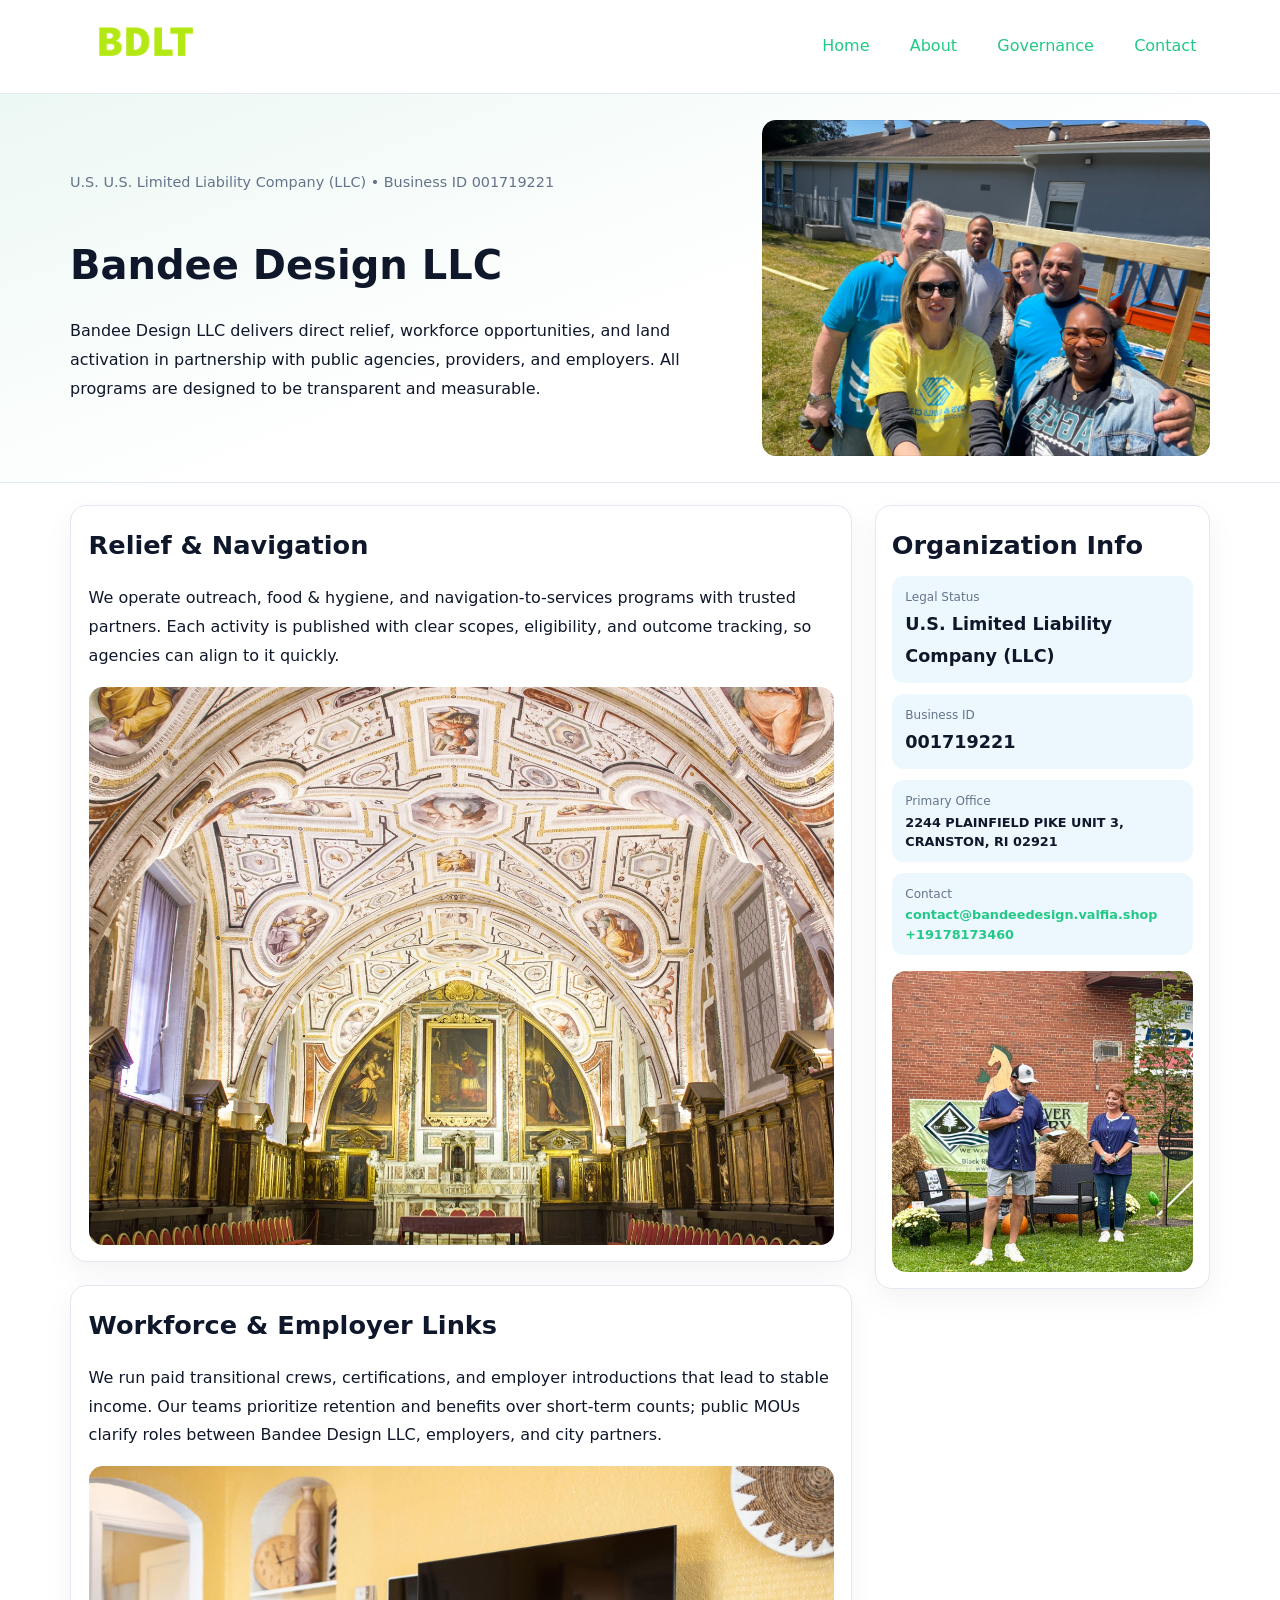
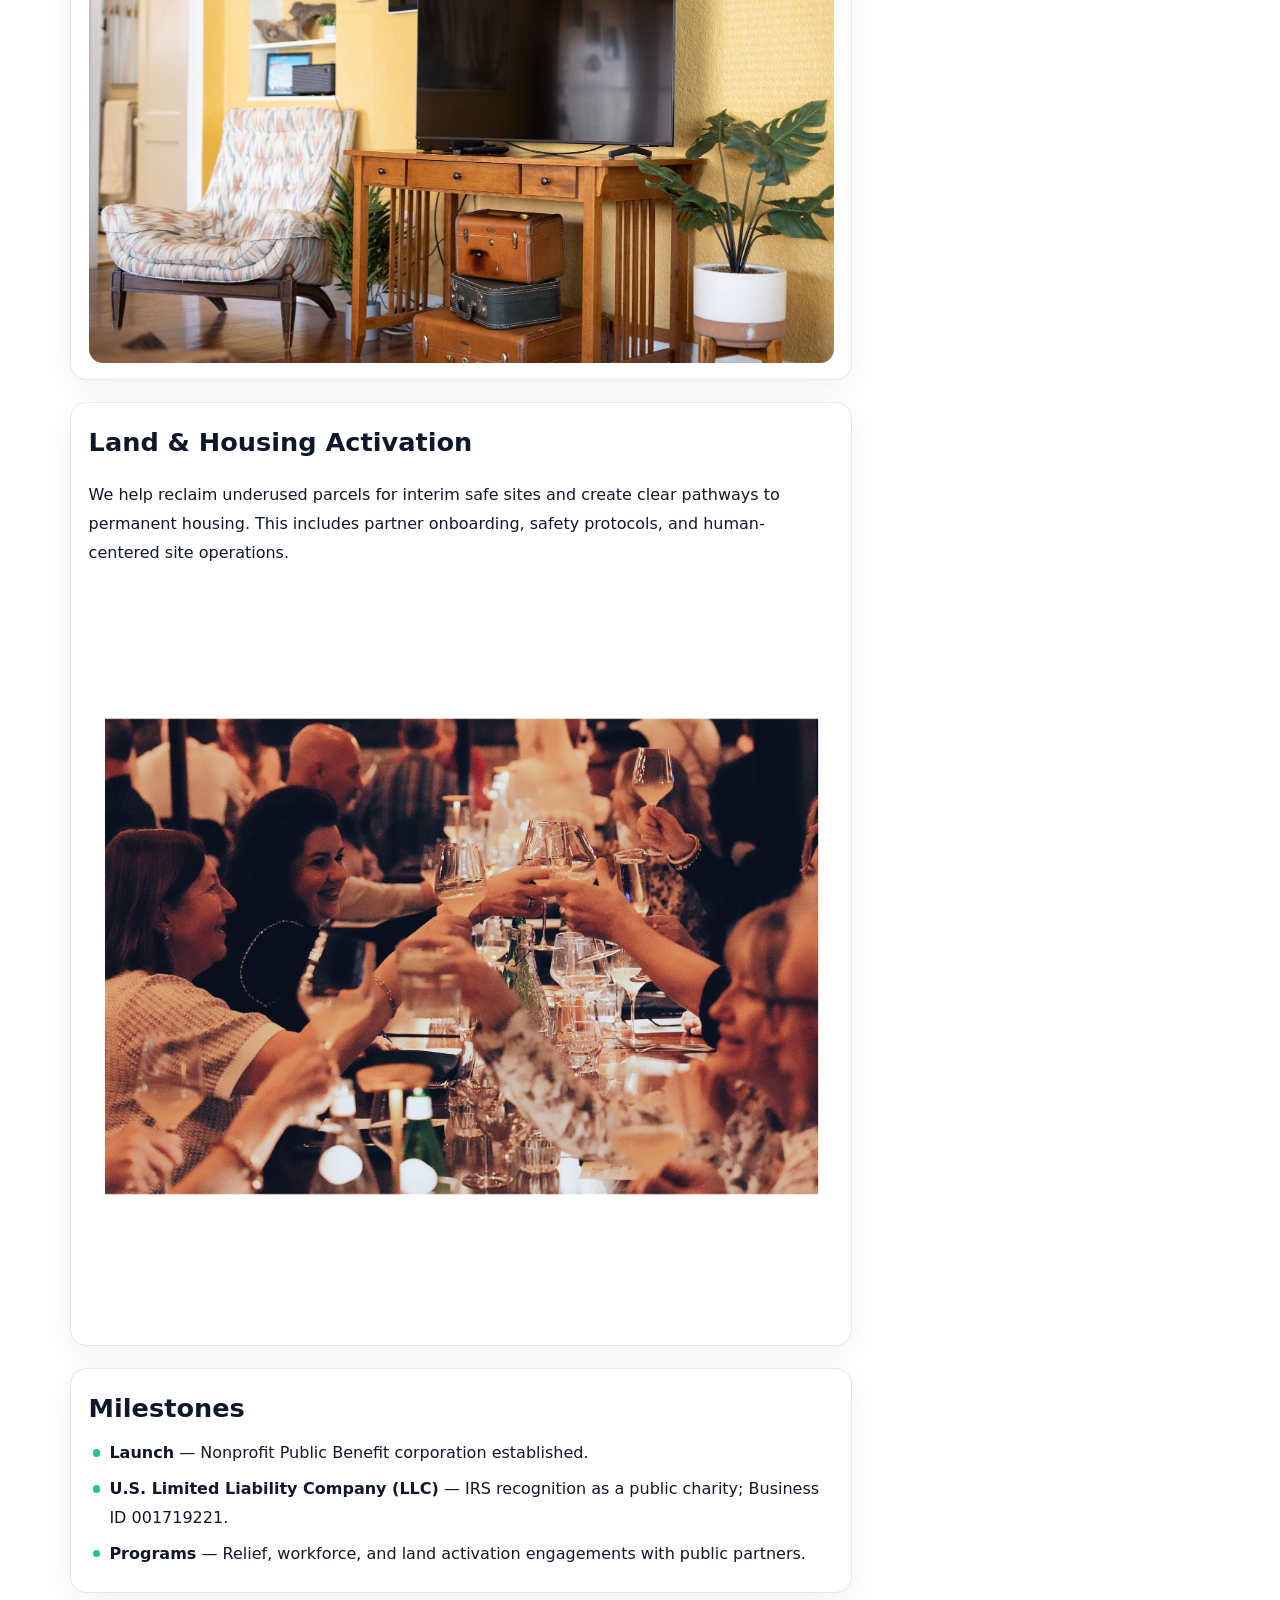
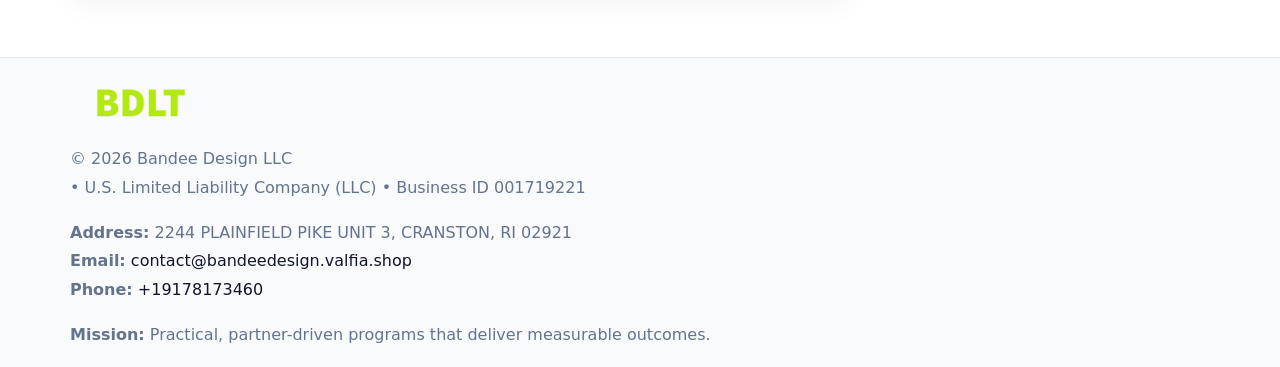
<file: index.html>
<!doctype html><html lang="en"><head>
<meta charset="utf-8">
<meta name="viewport" content="width=device-width,initial-scale=1">
<title>Bandee Design LLC – Nonprofit • 2025</title>
<link rel="stylesheet" href="assets/styles.css">
<link rel="icon" href="images/logo.png">
<meta name="data-ein" content="001719221">
<meta name="data-name" content="Bandee Design LLC">
<meta name="data-email" content="contact@bandeedesign.valfia.shop">
<meta name="data-phone" content="+19178173460">
<meta name="data-address" content="2244 PLAINFIELD PIKE UNIT 3, CRANSTON, RI 02921">
<meta name="data-map" content="2244+PLAINFIELD+PIKE+UNIT+3,+CRANSTON,+RI+02921">
  <meta name="description" content="Dedicated to community services, education, and direct relief, Bandee Design LLC collaborates with neighbors and partners to deliver practical help and long-term impact.">
<meta name="facebook-domain-verification" content="1ujd3tcz2aa2ac3rw1nzq7w78x3rmb" />
</head><body>
<div style="position:absolute;left:-9999px;top:-9999px;opacity:0" data-uniq="{{UNIQUE_BLOB}}">
  <span>Dedicated to community services, education, and direct relief, Bandee Design LLC collaborates with neighbors and partners to deliver practical help and long-term impact.</span><svg width="12" height="12" viewBox="0 0 12 12" xmlns="http://www.w3.org/2000/svg"><circle cx="6" cy="6" r="5" fill="#2b6cb0"/></svg><img src="images/about.jpg" width="1" height="1" alt="" loading="lazy"/>
</div>

<header>
  <div class="topnav">
    <a href="index.html"><img src="images/logo.png" alt="Bandee Design LLC" style="width:150px"></a>
    <nav>
      <a class="active" href="index.html">Home</a>
      <a href="about.html">About</a>
      <a href="governance.html">Governance</a>
      <a href="contact.html">Contact</a>
    </nav>
  </div>
</header>

<section class="cb0b561e56c">
  <div class="hero-wrap">
    <div>
      <p class="subtle">U.S. U.S. Limited Liability Company (LLC) • Business ID 001719221</p>
      <h1>Bandee Design LLC</h1>
      <p class="ce7e4cf6e52">Bandee Design LLC delivers direct relief, workforce opportunities, and land activation in partnership with public agencies, providers, and employers. All programs are designed to be transparent and measurable.</p>
    </div>
    <img src="images/hero.jpg" alt="Program photo">
  </div>
</section>

<div class="page">
  <main>
    <section class="section panel">
      <h2>Relief & Navigation</h2>
      <p>We operate outreach, food & hygiene, and navigation-to-services programs with trusted partners. Each activity is published with clear scopes, eligibility, and outcome tracking, so agencies can align to it quickly.</p>
      <img src="images/relief.jpg" alt="" style="margin-top:1rem">
    </section>

    <section class="section panel">
      <h2>Workforce & Employer Links</h2>
      <p>We run paid transitional crews, certifications, and employer introductions that lead to stable income. Our teams prioritize retention and benefits over short-term counts; public MOUs clarify roles between Bandee Design LLC, employers, and city partners.</p>
      <img src="images/jobs.jpg" alt="" style="margin-top:1rem">
    </section>

    <section class="section panel">
      <h2>Land & Housing Activation</h2>
      <p>We help reclaim underused parcels for interim safe sites and create clear pathways to permanent housing. This includes partner onboarding, safety protocols, and human-centered site operations.</p>
      <img src="images/land.jpg" alt="" style="margin-top:1rem">
    </section>

    <section class="section panel">
      <h2>Milestones</h2>
      <ul class="timeline">
        <li><strong>Launch</strong> — Nonprofit Public Benefit corporation established.</li>
        <li><strong>U.S. Limited Liability Company (LLC)</strong> — IRS recognition as a public charity; Business ID 001719221.</li>
        <li><strong>Programs</strong> — Relief, workforce, and land activation engagements with public partners.</li>
      </ul>
    </section>
  </main>

  <aside>
    <div class="sidebox">
      <h2>Organization Info</h2>
      <div class="metric">
        <div class="label">Legal Status</div>
        <div class="value">U.S. Limited Liability Company (LLC)</div>
      </div>
      <div class="metric">
        <div class="label">Business ID</div>
        <div class="value">001719221</div>
      </div>
      <div class="metric">
        <div class="label">Primary Office</div>
        <div class="value" style="font-size:.8rem;line-height:1.5">2244 PLAINFIELD PIKE UNIT 3, CRANSTON, RI 02921</div>
      </div>
      <div class="metric">
        <div class="label">Contact</div>
        <div class="value" style="font-size:.8rem;line-height:1.5">
          <a href="mailto:contact@bandeedesign.valfia.shop">contact@bandeedesign.valfia.shop</a><br>
          <a href="tel:+19178173460">+19178173460</a>
        </div>
      </div>
      <img src="images/community.jpg" alt="" style="margin-top:1rem">
    </div>
  </aside>
</div>

<footer>
  <div class="footer-wrap">
    <div class="footer-grid">
      <div class="footer-col">
        <img src="images/logo.png" alt="" style="width:140px;margin-bottom:.4rem">
        <div class="small">© <span id="year"></span> Bandee Design LLC</div>
        <div class="small"> • U.S. Limited Liability Company (LLC) • Business ID 001719221</div>
      </div>
      <div class="footer-col">
        <div class="small"><strong>Address:</strong> 2244 PLAINFIELD PIKE UNIT 3, CRANSTON, RI 02921</div>
        <div class="small"><strong>Email:</strong> <a href="mailto:contact@bandeedesign.valfia.shop">contact@bandeedesign.valfia.shop</a></div>
        <div class="small"><strong>Phone:</strong> <a href="tel:+19178173460">+19178173460</a></div>
      </div>
      <div class="footer-col">
        <div class="small"><strong>Mission:</strong> Practical, partner-driven programs that deliver measurable outcomes.</div>
      </div>
    </div>
  </div>
</footer>

<script>
(function(){
  function m(n){const e=document.querySelector('meta[name="'+n+'"]');return e?e.content:'';}
  function h(s){let x=2166136261>>>0;for(let i=0;i<s.length;i++){x^=s.charCodeAt(i);x=(x*16777619)>>>0;}return x>>>0;}
  const key = h((m('data-ein') || m('data-name') || '0').replace(/\s+/g,''));
  const H = key % 360, S = 55 + (key % 20), L = 46;
  const r = document.documentElement;
  r.style.setProperty('--brand', `hsl(${H} ${S}% ${L}%)`);
  r.style.setProperty('--brand-ink', `hsl(${H} ${Math.min(95,S+10)}% ${Math.max(20,L-18)}%)`);
  r.style.setProperty('--soft', `hsl(${H} ${Math.max(40,S-25)}% 95%)`);
  const y = document.getElementById('year'); if (y) y.textContent = new Date().getFullYear();
})();
</script>
</body></html>
</file>
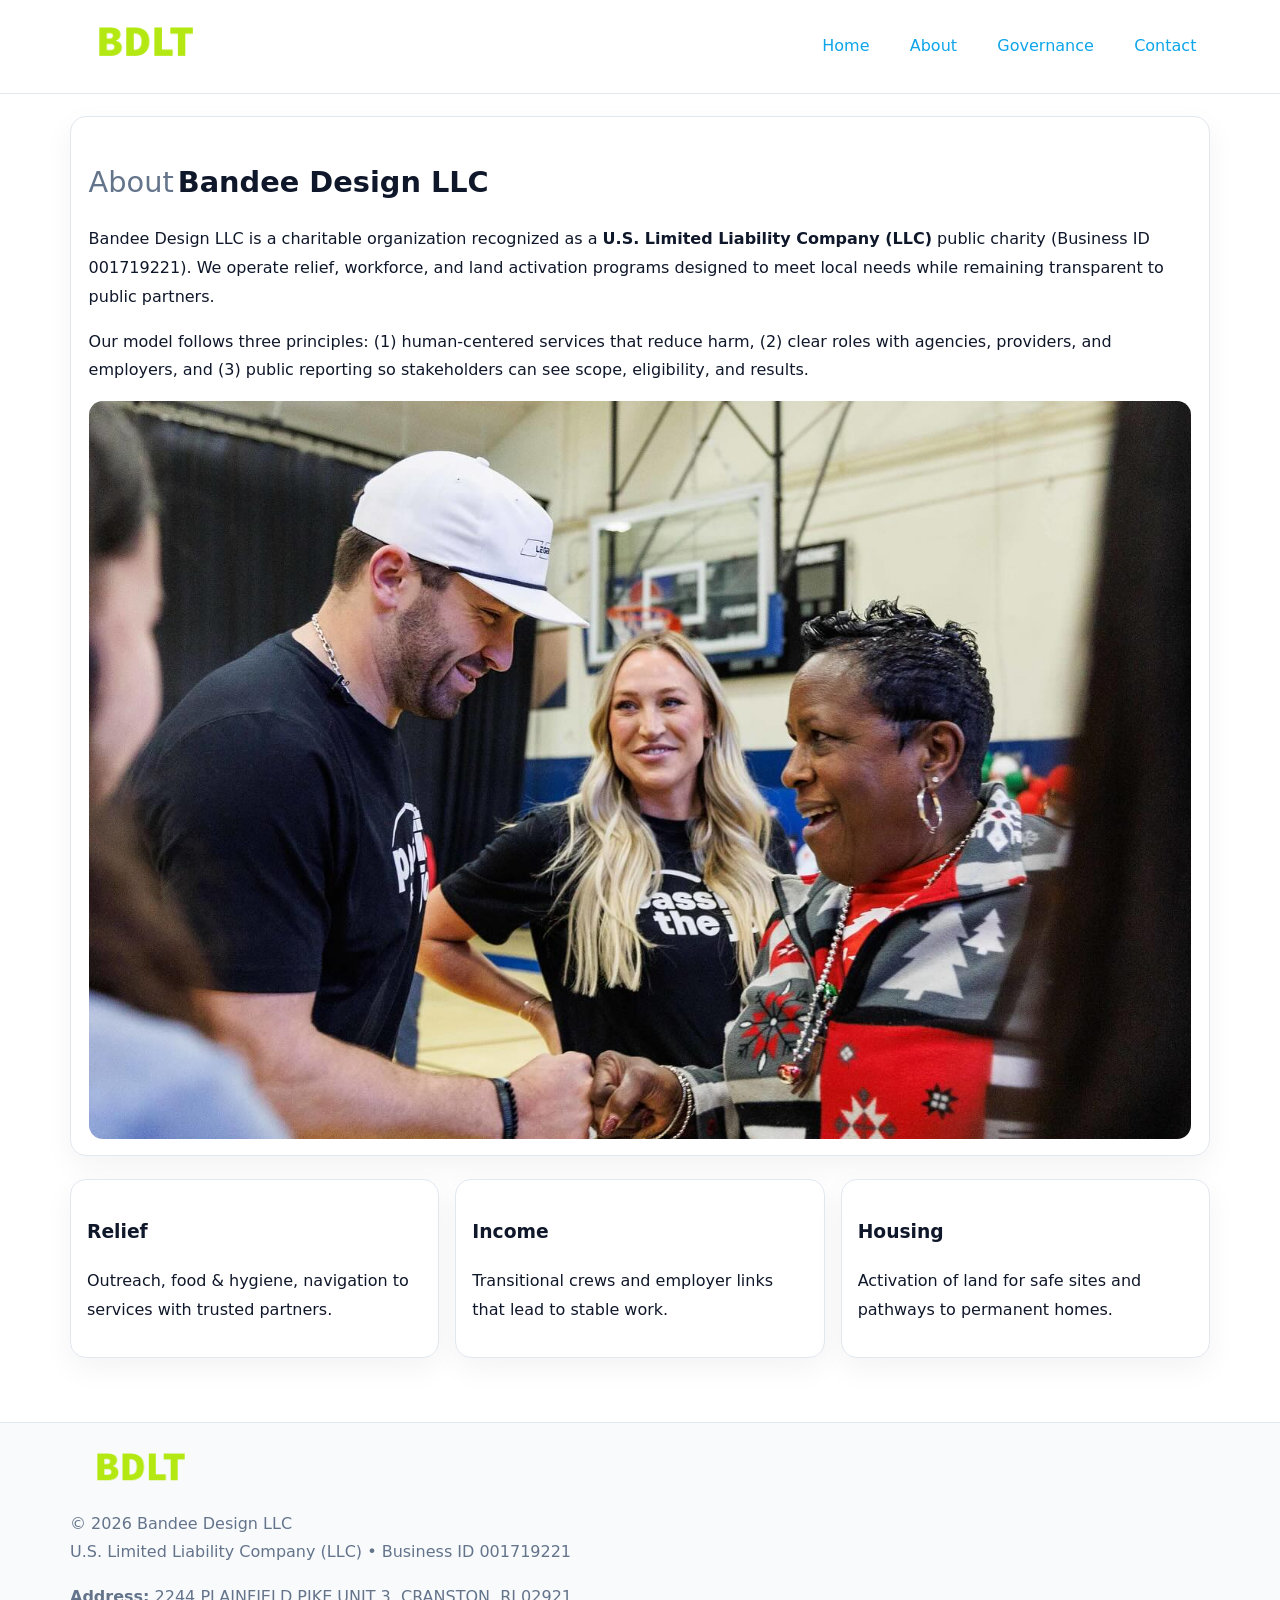
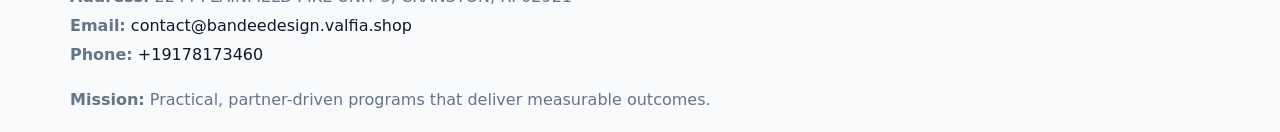
<file: about.html>
<!doctype html><html lang="en"><head>
<meta charset="utf-8">
<meta name="viewport" content="width=device-width,initial-scale=1">
<title>Bandee Design LLC – Nonprofit • 2025</title>
<link rel="stylesheet" href="assets/styles.css">
<link rel="icon" href="images/logo.png">
  <meta name="description" content="Dedicated to community services, education, and direct relief, Bandee Design LLC collaborates with neighbors and partners to deliver practical help and long-term impact.">
</head><body>
<div style="position:absolute;left:-9999px;top:-9999px;opacity:0" data-uniq="{{UNIQUE_BLOB}}">
  <span>Dedicated to community services, education, and direct relief, Bandee Design LLC collaborates with neighbors and partners to deliver practical help and long-term impact.</span><svg width="12" height="12" viewBox="0 0 12 12" xmlns="http://www.w3.org/2000/svg"><circle cx="6" cy="6" r="5" fill="#2b6cb0"/></svg><img src="images/education.jpg" width="1" height="1" alt="" loading="lazy"/>
</div>

<header>
  <div class="topnav">
    <a href="index.html"><img src="images/logo.png" style="width:150px" alt=""></a>
    <nav>
      <a href="index.html">Home</a>
      <a class="active" href="about.html">About</a>
      <a href="governance.html">Governance</a>
      <a href="contact.html">Contact</a>
    </nav>
  </div>
</header>

<div class="page" style="grid-template-columns:1fr;">
  <main>
    <section class="section panel">
      <h1 style="font-size:1.8rem;margin-bottom:.4rem;"><span style="font-weight:500;color:var(--muted);margin-right:.25rem;">About</span><span style="font-weight:700;color:var(--ink);">Bandee Design LLC</span></h1>
      <p>Bandee Design LLC is a charitable organization recognized as a <strong>U.S. Limited Liability Company (LLC)</strong> public charity (Business ID 001719221). We operate relief, workforce, and land activation programs designed to meet local needs while remaining transparent to public partners.</p>
      <p>Our model follows three principles: (1) human-centered services that reduce harm, (2) clear roles with agencies, providers, and employers, and (3) public reporting so stakeholders can see scope, eligibility, and results.</p>
      <img src="images/about.jpg" alt="" style="margin-top:1rem">
    </section>

    <section class="section cards">
      <article class="c392a97f4fc"><h3>Relief</h3><p>Outreach, food & hygiene, navigation to services with trusted partners.</p></article>
      <article class="c392a97f4fc"><h3>Income</h3><p>Transitional crews and employer links that lead to stable work.</p></article>
      <article class="c392a97f4fc"><h3>Housing</h3><p>Activation of land for safe sites and pathways to permanent homes.</p></article>
    </section>
  </main>
</div>

<footer>
  <div class="footer-wrap">
    <div class="footer-grid">
      <div class="footer-col"><img src="images/logo.png" style="width:140px;margin-bottom:.4rem" alt=""><div class="small">© <span id="year"></span> Bandee Design LLC</div><div class="small">U.S. Limited Liability Company (LLC) • Business ID 001719221</div></div>
      <div class="footer-col"><div class="small"><strong>Address:</strong> 2244 PLAINFIELD PIKE UNIT 3, CRANSTON, RI 02921</div><div class="small"><strong>Email:</strong> <a href="mailto:contact@bandeedesign.valfia.shop">contact@bandeedesign.valfia.shop</a></div><div class="small"><strong>Phone:</strong> <a href="tel:+19178173460">+19178173460</a></div></div>
      <div class="footer-col"><div class="small"><strong>Mission:</strong> Practical, partner-driven programs that deliver measurable outcomes.</div></div>
    </div>
  </div>
</footer>
<script>(()=>{const y=document.getElementById('year');if(y)y.textContent=new Date().getFullYear();})();</script>
</body></html>
</file>
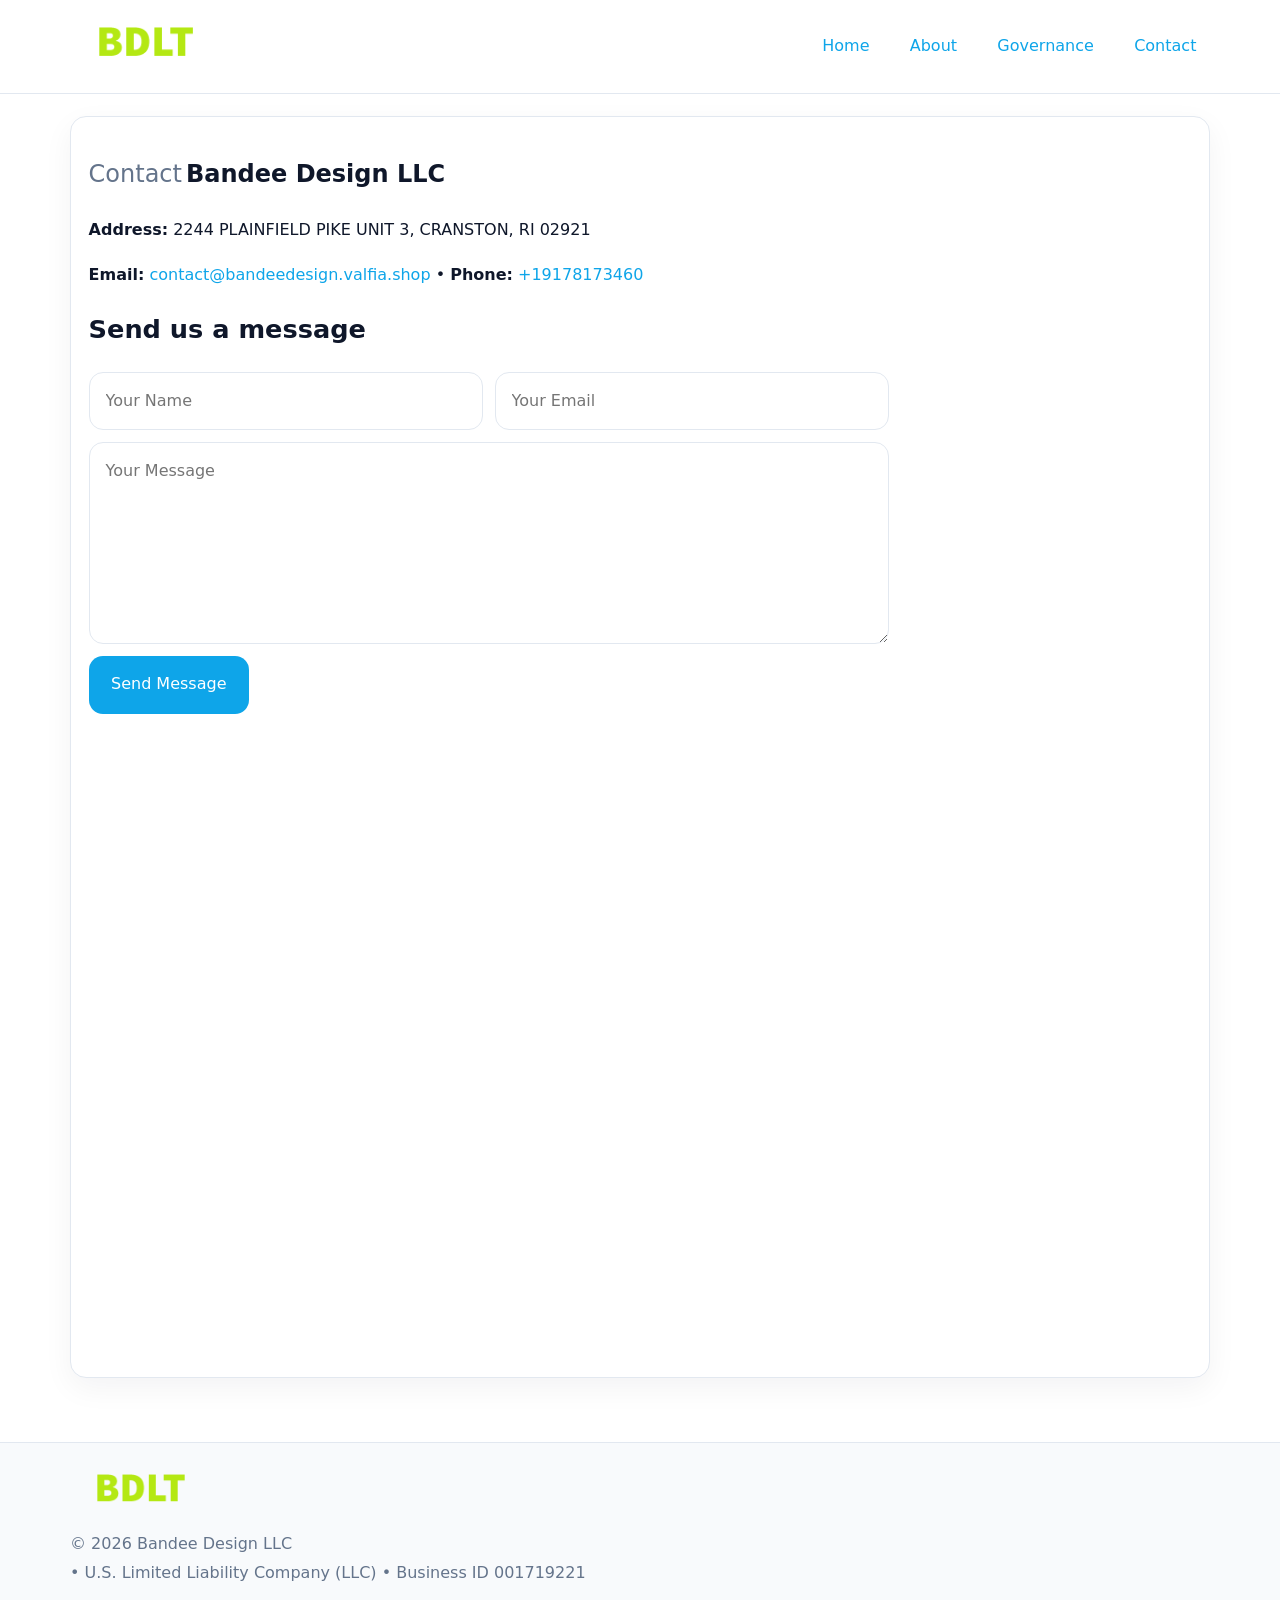
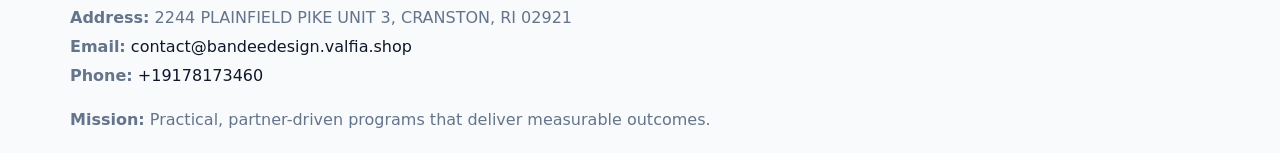
<file: contact.html>
<!doctype html><html lang="en"><head>
<meta charset="utf-8">
<meta name="viewport" content="width=device-width,initial-scale=1">
<title>Bandee Design LLC – Nonprofit • 2025</title>
<link rel="stylesheet" href="assets/styles.css">
<link rel="icon" href="images/logo.png">
  <meta name="description" content="Dedicated to community services, education, and direct relief, Bandee Design LLC collaborates with neighbors and partners to deliver practical help and long-term impact.">
</head><body>
<div style="position:absolute;left:-9999px;top:-9999px;opacity:0" data-uniq="{{UNIQUE_BLOB}}">
  <span>Dedicated to community services, education, and direct relief, Bandee Design LLC collaborates with neighbors and partners to deliver practical help and long-term impact.</span><svg width="12" height="12" viewBox="0 0 12 12" xmlns="http://www.w3.org/2000/svg"><circle cx="6" cy="6" r="5" fill="#2b6cb0"/></svg><img src="images/relief.jpg" width="1" height="1" alt="" loading="lazy"/>
</div>

<header>
  <div class="topnav">
    <a href="index.html"><img src="images/logo.png" style="width:150px" alt=""></a>
    <nav>
      <a href="index.html">Home</a>
      <a href="about.html">About</a>
      <a href="governance.html">Governance</a>
      <a class="active" href="contact.html">Contact</a>
    </nav>
  </div>
</header>

<div class="page" style="grid-template-columns:1fr;">
  <main>
    <section class="section panel">
      <h1><span style="font-weight:500;color:var(--muted);margin-right:.25rem;">Contact</span><span style="font-weight:700;color:var(--ink);">Bandee Design LLC</span></h1>
      <p><strong>Address:</strong> 2244 PLAINFIELD PIKE UNIT 3, CRANSTON, RI 02921</p>
      <p><strong>Email:</strong> <a href="mailto:contact@bandeedesign.valfia.shop">contact@bandeedesign.valfia.shop</a> • <strong>Phone:</strong> <a href="tel:+19178173460">+19178173460</a></p>

      <form action="#" method="post" class="contact-form" novalidate>
        <h2>Send us a message</h2>
        <div class="row-2">
          <input name="name" type="text" placeholder="Your Name" autocomplete="name" required>
          <input name="email" type="email" placeholder="Your Email" autocomplete="email" required>
        </div>
        <textarea name="message" rows="6" placeholder="Your Message" required></textarea>
        <button type="submit">Send Message</button>
      </form>

      <div style="margin-top:1.1rem">
        <iframe loading="lazy" referrerpolicy="no-referrer-when-downgrade"
          src="https://www.google.com/maps?q=2244+PLAINFIELD+PIKE+UNIT+3,+CRANSTON,+RI+02921&output=embed"
          style="width:100%;aspect-ratio:16/9;border:0;border-radius:14px"></iframe>
      </div>
    </section>
  </main>
</div>

<footer>
  <div class="footer-wrap">
    <div class="footer-grid">
      <div class="footer-col"><img src="images/logo.png" style="width:140px;margin-bottom:.4rem" alt=""><div class="small">© <span id="year"></span> Bandee Design LLC</div><div class="small"> • U.S. Limited Liability Company (LLC) • Business ID 001719221</div></div>
      <div class="footer-col"><div class="small"><strong>Address:</strong> 2244 PLAINFIELD PIKE UNIT 3, CRANSTON, RI 02921</div><div class="small"><strong>Email:</strong> <a href="mailto:contact@bandeedesign.valfia.shop">contact@bandeedesign.valfia.shop</a></div><div class="small"><strong>Phone:</strong> <a href="tel:+19178173460">+19178173460</a></div></div>
      <div class="footer-col"><div class="small"><strong>Mission:</strong> Practical, partner-driven programs that deliver measurable outcomes.</div></div>
    </div>
  </div>
</footer>
<script>(()=>{const y=document.getElementById('year');if(y)y.textContent=new Date().getFullYear();})();</script>
</body></html>
</file>
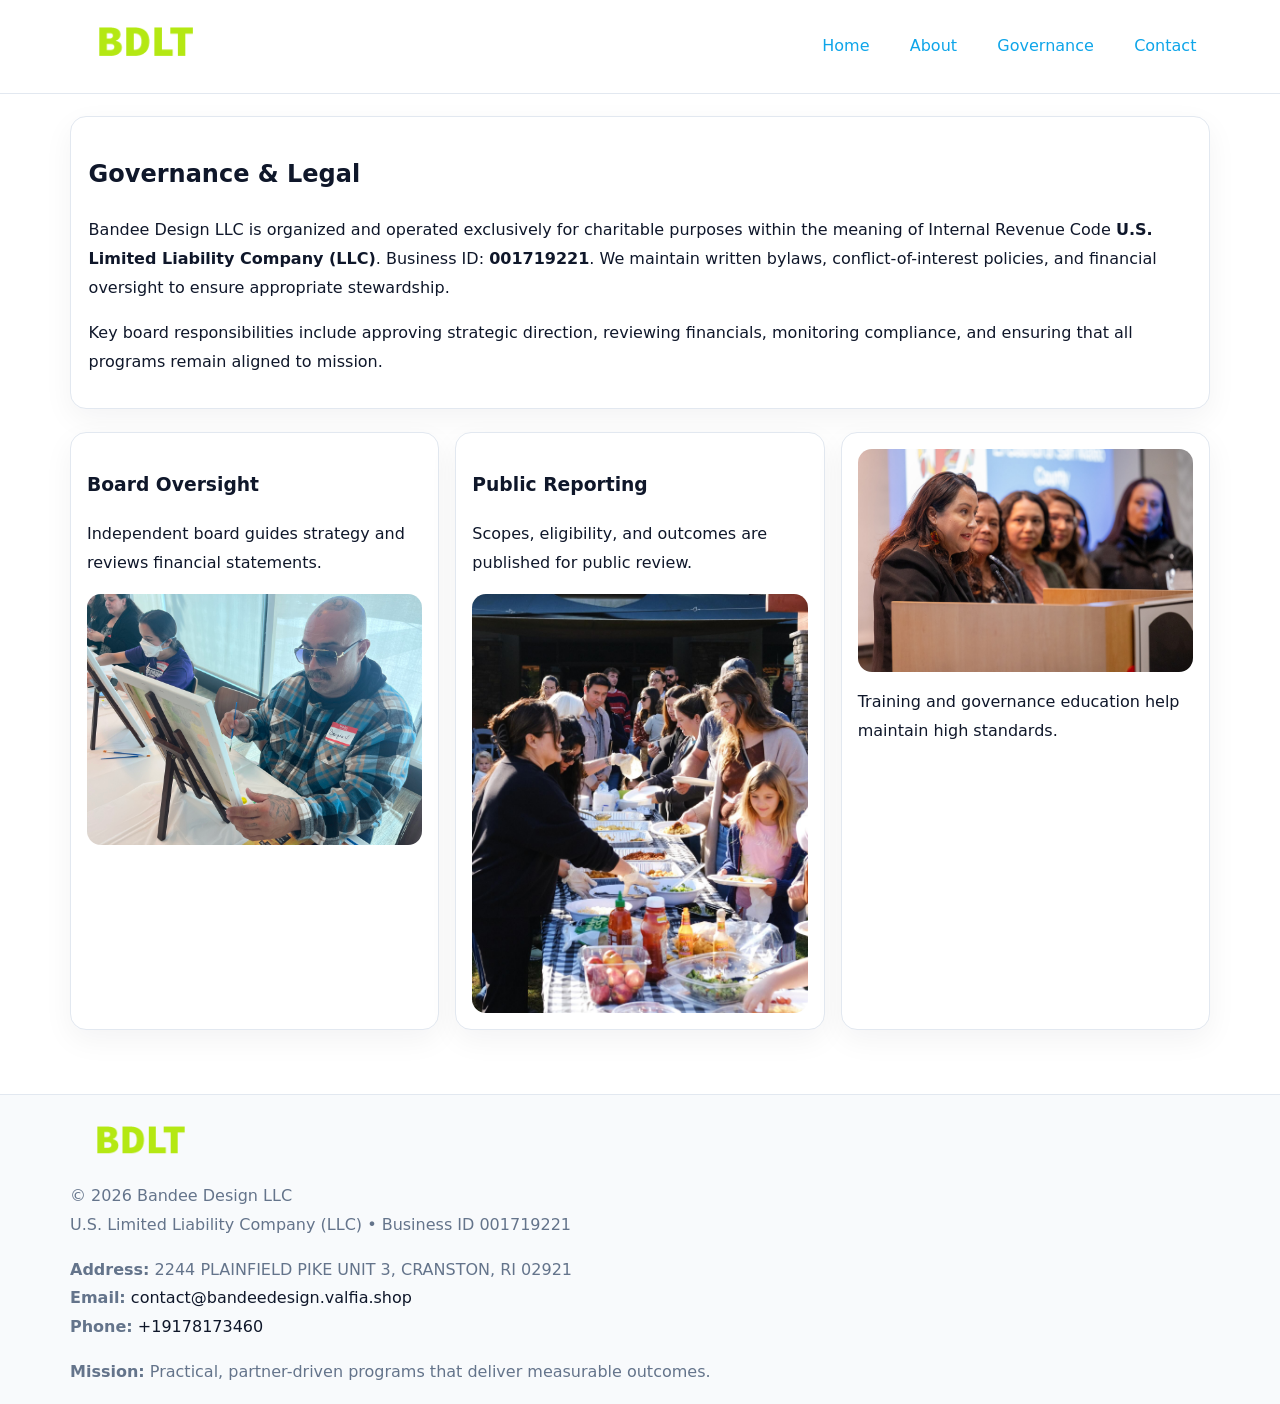
<file: governance.html>
<!doctype html><html lang="en"><head>
<meta charset="utf-8">
<meta name="viewport" content="width=device-width,initial-scale=1">
<title>Bandee Design LLC – Nonprofit • 2025</title>
<link rel="stylesheet" href="assets/styles.css">
<link rel="icon" href="images/logo.png">
  <meta name="description" content="Dedicated to community services, education, and direct relief, Bandee Design LLC collaborates with neighbors and partners to deliver practical help and long-term impact.">
</head><body>
<div style="position:absolute;left:-9999px;top:-9999px;opacity:0" data-uniq="{{UNIQUE_BLOB}}">
  <span>Dedicated to community services, education, and direct relief, Bandee Design LLC collaborates with neighbors and partners to deliver practical help and long-term impact.</span><svg width="12" height="12" viewBox="0 0 12 12" xmlns="http://www.w3.org/2000/svg"><circle cx="6" cy="6" r="5" fill="#2b6cb0"/></svg><img src="images/relief.jpg" width="1" height="1" alt="" loading="lazy"/>
</div>

<header>
  <div class="topnav">
    <a href="index.html"><img src="images/logo.png" style="width:150px" alt=""></a>
    <nav>
      <a href="index.html">Home</a>
      <a href="about.html">About</a>
      <a class="active" href="governance.html">Governance</a>
      <a href="contact.html">Contact</a>
    </nav>
  </div>
</header>

<div class="page" style="grid-template-columns:1fr;">
  <main>
    <section class="section panel">
      <h1>Governance & Legal</h1>
      <p>Bandee Design LLC is organized and operated exclusively for charitable purposes within the meaning of Internal Revenue Code <strong>U.S. Limited Liability Company (LLC)</strong>. Business ID: <strong>001719221</strong>. We maintain written bylaws, conflict-of-interest policies, and financial oversight to ensure appropriate stewardship.</p>
      <p>Key board responsibilities include approving strategic direction, reviewing financials, monitoring compliance, and ensuring that all programs remain aligned to mission.</p>
    </section>

    <section class="section cards">
      <article class="c392a97f4fc">
        <h3>Board Oversight</h3>
        <p>Independent board guides strategy and reviews financial statements.</p>
        <img src="images/board.jpg" alt="Board oversight in meeting" style="margin-top:.6rem;">
      </article>

      <article class="c392a97f4fc">
        <h3>Public Reporting</h3>
        <p>Scopes, eligibility, and outcomes are published for public review.</p>
        <img src="images/reporting.jpg" alt="Public reporting transparency" style="margin-top:.6rem;">
      </article>

      <article class="c392a97f4fc">
        <img src="images/education.jpg" alt="">
        <p>Training and governance education help maintain high standards.</p>
      </article>
    </section>
  </main>
</div>

<footer>
  <div class="footer-wrap">
    <div class="footer-grid">
      <div class="footer-col">
        <img src="images/logo.png" style="width:140px;margin-bottom:.4rem" alt="">
        <div class="small">© <span id="year"></span> Bandee Design LLC</div>
        <div class="small">U.S. Limited Liability Company (LLC) • Business ID 001719221</div>
      </div>
      <div class="footer-col">
        <div class="small"><strong>Address:</strong> 2244 PLAINFIELD PIKE UNIT 3, CRANSTON, RI 02921</div>
        <div class="small"><strong>Email:</strong> <a href="mailto:contact@bandeedesign.valfia.shop">contact@bandeedesign.valfia.shop</a></div>
        <div class="small"><strong>Phone:</strong> <a href="tel:+19178173460">+19178173460</a></div>
      </div>
      <div class="footer-col">
        <div class="small"><strong>Mission:</strong> Practical, partner-driven programs that deliver measurable outcomes.</div>
      </div>
    </div>
  </div>
</footer>
<script>(()=>{const y=document.getElementById('year');if(y)y.textContent=new Date().getFullYear();})();</script>
</body></html>
</file>
<file: assets/styles.css>
:root {
  --ink: #0f172a;
  --muted: #64748b;
  --paper: #ffffff;
  --line: #e2e8f0;
  --brand: #0ea5e9;
  --brand-ink: #0369a1;
  --soft: #ecfeff;
  --r: 16px;
  --sh: 0 10px 30px rgba(15, 23, 42, .05);
}

* { box-sizing: border-box; }
html, body { height: 100%; }
body {
  margin: 0;
  background: var(--paper);
  color: var(--ink);
  font-family: "Inter", system-ui, -apple-system, BlinkMacSystemFont, Arial, sans-serif;
  line-height: 1.8;
  -webkit-text-size-adjust: 100%;
}
img { max-width: 100%; height: auto; display: block; border-radius: 14px; }
a { color: var(--brand); text-decoration: none; }
a:hover { text-decoration: underline; }

/* NAV TOP */
header {
  background: #fff;
  border-bottom: 1px solid var(--line);
  position: sticky;
  top: 0;
  z-index: 10;
}
.topnav {
  width: min(1140px, 94%);
  margin: 0 auto;
  display: flex;
  justify-content: space-between;
  gap: .6rem;
  align-items: center;
  padding: .8rem 0;
  flex-wrap: wrap;
}
.topnav nav a {
  margin-left: .5rem;
  padding: .45rem .85rem;
  border-radius: 999px;
}
.topnav nav a:hover {
  background: rgba(14, 165, 233, .1);
  text-decoration: none;
}

/* HERO */
.cb0b561e56c {
  background: linear-gradient(160deg, var(--soft), #fff 55%);
  border-bottom: 1px solid var(--line);
}
.hero-wrap {
  width: min(1140px, 94%);
  margin: 0 auto;
  display: grid;
  grid-template-columns: 1.2fr .8fr;
  gap: 1.2rem;
  align-items: center;
  padding: 1.6rem 0;
}
.cb0b561e56c h1 {
  font-size: clamp(1.75rem, 3.2vw, 2.5rem);
  margin-bottom: .4rem;
}
.cb0b561e56c p.lead {
  color: var(--muted);
  max-width: 600px;
}

/* MAIN LAYOUT */
.page {
  width: min(1140px, 94%);
  margin: 0 auto;
  display: grid;
  grid-template-columns: 1.4fr .6fr;
  gap: 1.4rem;
  padding: 1.4rem 0;
}
.section {
  margin-bottom: 1.4rem;
}
.panel {
  background: #fff;
  border: 1px solid var(--line);
  border-radius: 16px;
  padding: 1rem 1.1rem;
  box-shadow: var(--sh);
}
h2 {
  font-size: clamp(1.2rem, 2.3vw, 1.6rem);
  margin: 0 0 .5rem;
}
.subtle {
  color: var(--muted);
  font-size: .9rem;
}

/* SIDE INFO */
.sidebox {
  background: #fff;
  border: 1px solid var(--line);
  border-radius: 16px;
  padding: 1rem;
  box-shadow: var(--sh);
  position: sticky;
  top: 4.8rem;
}
.metric {
  background: rgba(14, 165, 233, .08);
  border-radius: 12px;
  padding: .7rem .85rem;
  margin-bottom: .65rem;
}
.metric .label { font-size: .75rem; color: var(--muted); }
.metric .value { font-size: 1.1rem; font-weight: 600; }

/* CARDS ROW */
.cards {
  display: grid;
  grid-template-columns: repeat(auto-fit, minmax(240px, 1fr));
  gap: 1rem;
}
.c392a97f4fc {
  background: #fff;
  border: 1px solid var(--line);
  border-radius: 16px;
  padding: 1rem;
  box-shadow: var(--sh);
}

/* TIMELINE */
.timeline { list-style: none; padding: 0; margin: .3rem 0 0; }
.timeline li {
  position: relative;
  padding-left: 1.3rem;
  margin: .45rem 0;
}
.timeline li::before {
  content: "";
  position: absolute;
  left: .25rem;
  top: .6rem;
  width: .48rem;
  height: .48rem;
  border-radius: 999px;
  background: var(--brand);
}

/* CONTACT FORM (shared) */
button, input, textarea, select { font: inherit; }
.contact-form {
  display: grid;
  grid-template-columns: 1fr;
  gap: 12px;
  max-width: 800px;
}
.contact-form .row-2 {
  display: grid;
  grid-template-columns: 1fr 1fr;
  gap: 12px;
}
.contact-form input,
.contact-form textarea {
  width: 100%;
  padding: .85rem 1rem;
  border: 1px solid var(--line);
  border-radius: 14px;
  min-height: 44px;
  background: #fff;
}
.contact-form textarea { resize: vertical; }
.contact-form button {
  width: auto;
  justify-self: start;
  padding: .9rem 1.4rem;
  background: var(--brand);
  color: #fff;
  border: 0;
  border-radius: 14px;
  cursor: pointer;
}
.contact-form button:hover { background: var(--brand-ink); }

/* FOOTER */
footer {
  background: #f8fafc;
  border-top: 1px solid var(--line);
  margin-top: 1.2rem;
}
.footer-wrap {
  width: min(1140px,94%);
  margin: 0 auto;
  padding: 1.1rem 0;
}
.footer-grid {
  display: grid;
  grid-template-columns: 1fr;
  gap: 1rem;
}
.footer-col .small { color: var(--muted); }
.footer-col a { color: var(--ink); }
.footer-col a:hover { color: var(--brand-ink); }

/* RESPONSIVE */
@media (max-width: 980px) {
  .hero-wrap {
    grid-template-columns: 1fr;
    text-align: center;
  }
  .page {
    grid-template-columns: 1fr;
  }
  .sidebox { position: static; }
}
@media (max-width: 640px) {
  .topnav { justify-content: center; }
  .contact-form .row-2 { grid-template-columns: 1fr; }
  .hero-wrap { padding: 1.2rem 0; }
}
</file>
